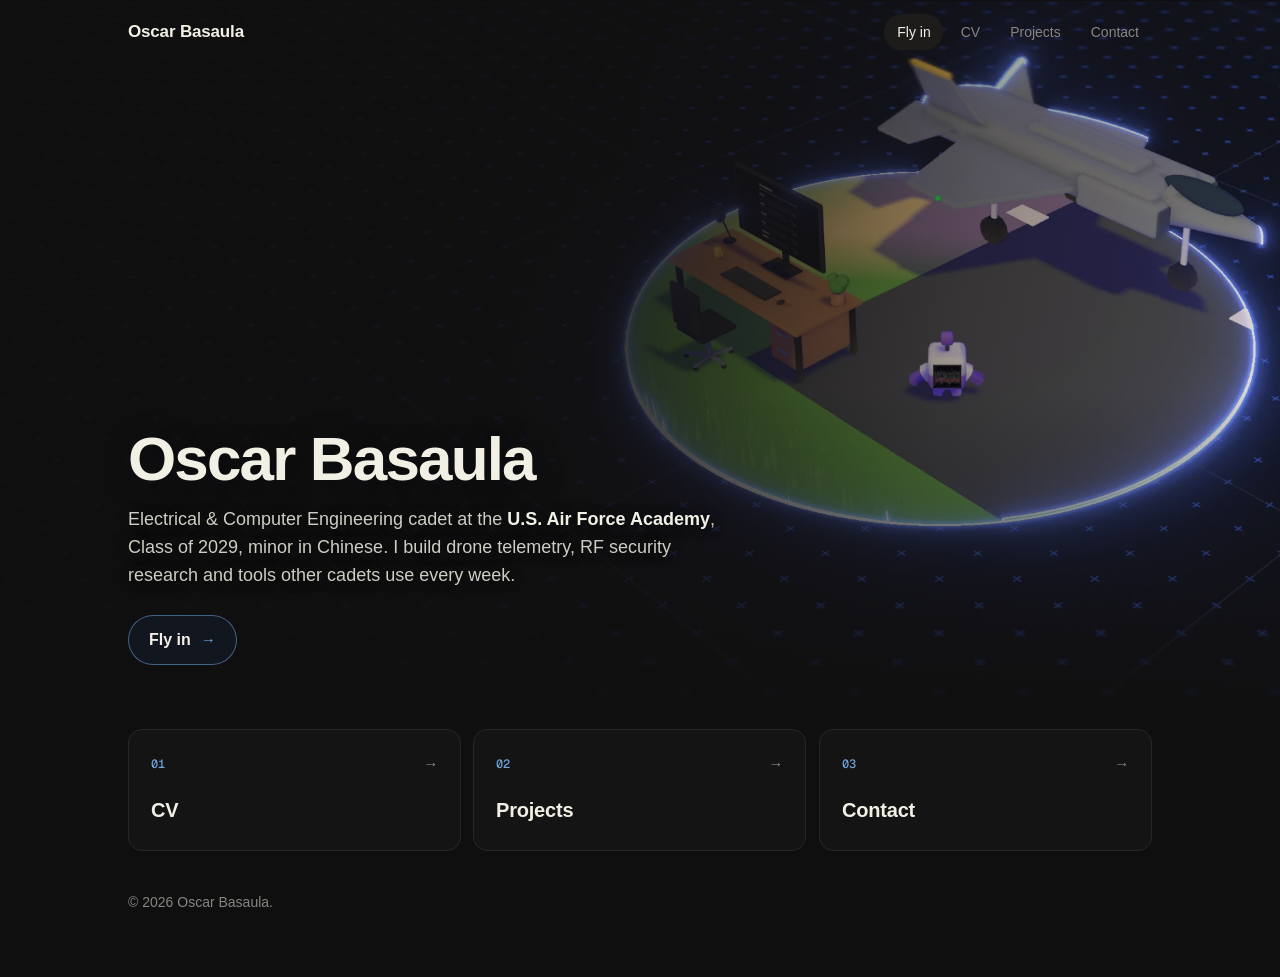
<file: index.html>
<!doctype html>
<html lang="en">
<head>
<meta charset="utf-8">
<meta name="viewport" content="width=device-width, initial-scale=1, viewport-fit=cover">
<title>Portfolio · Fly in</title>
<meta name="description" content="Dive into a small island and fly to the work.">
<meta name="theme-color" content="#100f0f">
<link rel="icon" href="assets/favicon.svg">
<link rel="preconnect" href="https://fonts.googleapis.com">
<link rel="preconnect" href="https://fonts.gstatic.com" crossorigin>
<link href="https://fonts.googleapis.com/css2?family=Geist+Mono:wght@400;500&family=Bungee&family=Barlow+Condensed:wght@600;700;800&family=Barlow:ital,wght@0,500;0,600;0,700;1,500&family=JetBrains+Mono:wght@500;700&display=swap" rel="stylesheet" media="print" onload="this.media='all'">
<link rel="preload" href="assets/world-hero.webp" as="image" type="image/webp">
<link rel="stylesheet" href="flight.css">
<script src="site.js"></script>
</head>
<body>
<a class="skip" href="#content">Skip to content</a>

<!-- 1. Home page (also the CV): plain, instant; nothing 3D downloads until "Fly in" -->
<div id="door" class="door"></div>

<!-- 2. The world, revealed through the porthole -->
<div id="world" class="world" hidden>
  <canvas id="gl" aria-hidden="true"></canvas>
  <canvas id="hudc" aria-hidden="true"></canvas>
  <div id="flash" class="flash"></div>
  <div id="ui" class="ui"></div>
</div>

<div id="map" class="map" hidden role="dialog" aria-modal="true" aria-label="Map"></div>
<aside id="menu" class="menu" hidden role="dialog" aria-modal="true" aria-label="Menu"></aside>

<div id="sheet" class="sheet" role="dialog" aria-modal="true" aria-labelledby="sheet-title" hidden>
  <div class="sheet-card">
    <header class="sheet-head"><span id="sheet-kicker"></span><button type="button" class="x" id="sheet-x" aria-label="Close">×</button></header>
    <div id="sheet-body" class="sheet-body"></div>
    <div id="sheet-foot" class="sheet-foot"></div>
  </div>
</div>
<div id="toast" class="toast" role="status" aria-live="polite"></div>

<noscript><p style="padding:24px">This page needs JavaScript to show the portfolio.</p></noscript>
<script src="planes.js"></script>
<script src="landmarks.js"></script>
<script src="hud.js"></script>
<script src="physics.js"></script>
<script src="nature.js"></script>
<script src="flight.js"></script>
</body>
</html>
</file>
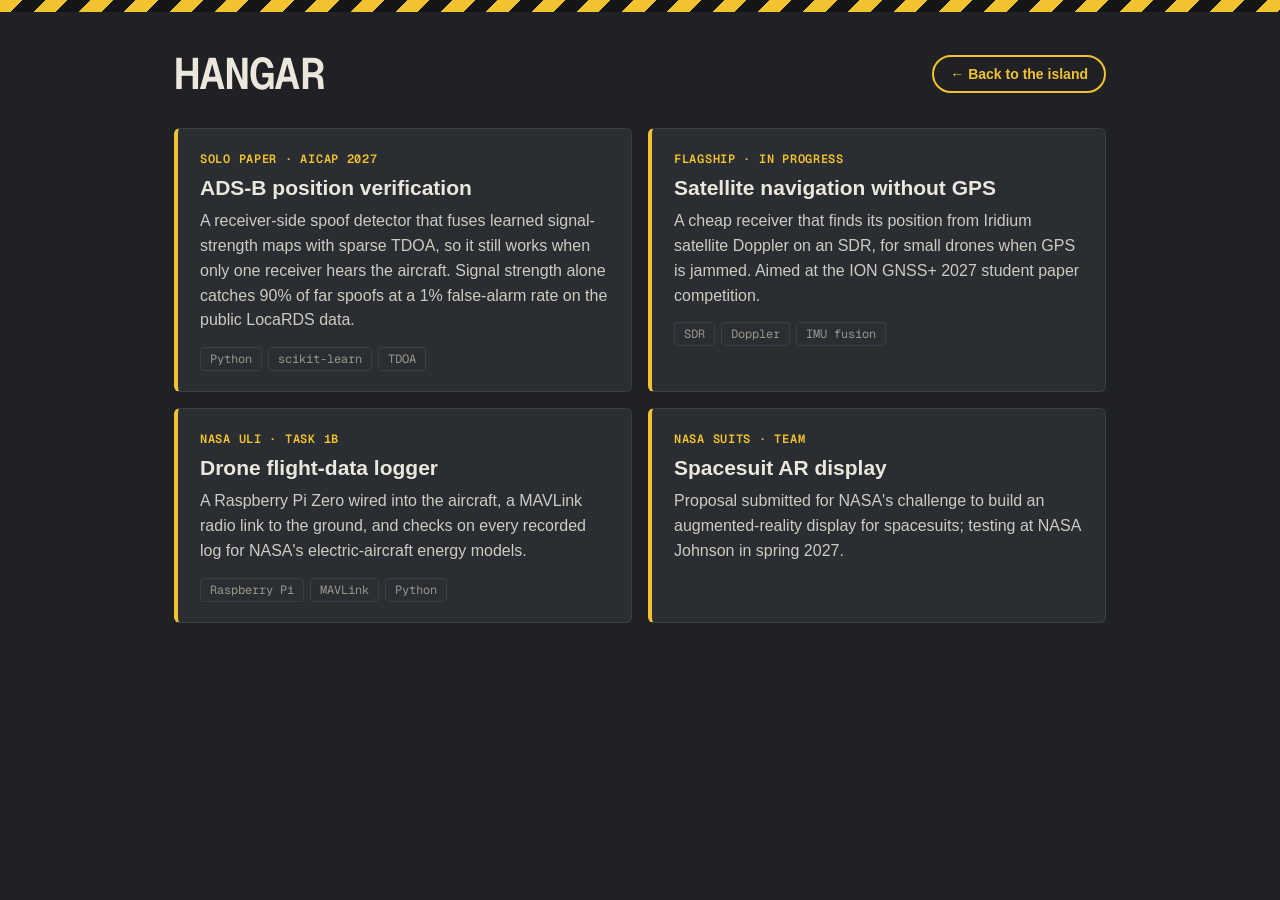
<file: world/hangar.html>
<!doctype html>
<html lang="en">
<head>
<meta charset="utf-8">
<meta name="viewport" content="width=device-width, initial-scale=1">
<title>Hangar · Oscar Basaula</title>
<meta name="theme-color" content="#1f2124">
<link rel="icon" href="../assets/favicon.svg">
<link rel="preconnect" href="https://fonts.googleapis.com">
<link rel="preconnect" href="https://fonts.gstatic.com" crossorigin>
<link href="https://fonts.googleapis.com/css2?family=Geist+Mono:wght@400;600&display=swap" rel="stylesheet">
<!-- The hangar's door in the world opens this page: a page of its own inside the site, after husam.world's stops
     (each its own page and palette, with a way back to where you left). The words come from site.js. -->
<style>
:root{--bg:#1f2124;--panel:#2a2d31;--line:#3b3f45;--ink:#ebe7dc;--mu:#9a968c;--ac:#f2c230;--mono:"Geist Mono",ui-monospace,Consolas,monospace;--sys:-apple-system,BlinkMacSystemFont,"Segoe UI","Helvetica Neue",Arial,sans-serif}
*{box-sizing:border-box}
html,body{margin:0;background:var(--bg);color:var(--ink);font:16px/1.55 var(--sys);-webkit-font-smoothing:antialiased}
.stripe{height:12px;background:repeating-linear-gradient(135deg,var(--ac) 0 16px,#141516 16px 32px)}
.wrap{max-width:980px;margin:0 auto;padding:40px 24px 64px}
header{display:flex;align-items:center;gap:16px;margin-bottom:32px}
h1{margin:0;font:600 44px/1 var(--mono);letter-spacing:-.02em;text-transform:uppercase}
.back{margin-left:auto;padding:9px 16px;border:2px solid var(--ac);border-radius:999px;color:var(--ac);font:600 14px var(--sys);text-decoration:none;transition:background .2s,color .2s}
.back:hover,.back:focus-visible{background:var(--ac);color:#141516}
.grid{display:grid;grid-template-columns:repeat(auto-fit,minmax(min(100%,420px),1fr));gap:16px}
.card{position:relative;padding:22px 22px 20px;border:1px solid var(--line);border-left:4px solid var(--ac);border-radius:6px;background:var(--panel);opacity:0;transform:translateY(16px);animation:in .5s cubic-bezier(.4,1.6,.65,1) forwards}
.card:nth-child(2){animation-delay:.06s}.card:nth-child(3){animation-delay:.12s}.card:nth-child(4){animation-delay:.18s}
@keyframes in{to{opacity:1;transform:none}}
.tag{margin:0 0 8px;color:var(--ac);font:600 12px var(--mono);letter-spacing:.06em;text-transform:uppercase}
.card h2{margin:0 0 8px;font:700 21px/1.25 var(--sys)}
.card p.text{margin:0;color:#cfcbc1}
.chips{display:flex;flex-wrap:wrap;gap:6px;margin:14px 0 0;padding:0;list-style:none}
.chips li{padding:3px 9px;border:1px solid var(--line);border-radius:4px;color:var(--mu);font:12px var(--mono)}
@media (max-width:560px){h1{font-size:32px}.wrap{padding-top:28px}}
@media (prefers-reduced-motion:reduce){.card{animation:none;opacity:1;transform:none}}
</style>
</head>
<body>
<div class="stripe"></div>
<div class="wrap">
  <header><h1 id="title"></h1><a class="back" id="back" href="index.html#from-hangar"></a></header>
  <main class="grid" id="grid"></main>
</div>
<script src="../site.js"></script>
<script>
(() => {
  const S = window.FLIGHT_SITE || {}, H = (S.world && S.world.hangar) || {}, all = (S.home && S.home.projects) || []
  const esc = s => String(s == null ? '' : s).replace(/[&<>"']/g, c => ({ '&': '&amp;', '<': '&lt;', '>': '&gt;', '"': '&quot;', "'": '&#39;' }[c]))
  document.getElementById('title').textContent = H.title || ''
  document.getElementById('back').textContent = H.back || ''
  const list = (H.projects || []).map(t => all.find(p => p.title === t)).filter(Boolean)
  document.getElementById('grid').innerHTML = list.map(p => `<article class="card">
      <p class="tag">${esc(p.tag)}</p><h2>${p.href ? `<a href="${esc(p.href)}" style="color:inherit">${esc(p.title)}</a>` : esc(p.title)}</h2>
      <p class="text">${esc(p.text)}</p>${(p.chips || []).length ? `<ul class="chips">${p.chips.map(c => `<li>${esc(c)}</li>`).join('')}</ul>` : ''}</article>`).join('')
  addEventListener('keydown', e => { if(e.key === 'Escape') location.href = document.getElementById('back').href })
})()
</script>
</body>
</html>
</file>
<file: flight.css>
/* flight.css — front door after husam.world's quiet dark index; world UI in his "arcade sticker" system:
   cream paper, 2.5px ink outlines, hard drop shadows, square corners, Bungee + Barlow, yellow actions.
   Section panels are drawn as real aviation paperwork (pilot file, kneeboard, ATC flight strips, comm card). */
:root{
  --ink:#23262e;--ink-2:#4b4f5c;--cream:#f5f0e1;--paper:#fbf7ec;--yellow:#f2c94c;--yellow-2:#c99b1f;
  --green:#0f6b45;--red:#d9533f;--blue:#3f6fb5;--sky:#5fb3cf;--mint:#9fe0b7;--lilac:#b9a6ff;
  --display:'Bungee','Arial Black',Impact,sans-serif;--cond:'Barlow Condensed','Arial Narrow',Arial,sans-serif;
  --text:'Barlow','Helvetica Neue',Arial,sans-serif;--mono:'JetBrains Mono',Consolas,monospace;
  --sys:-apple-system,BlinkMacSystemFont,"Segoe UI","Helvetica Neue",Helvetica,Arial,sans-serif;
  --spring:cubic-bezier(.4,1.6,.65,1);
  --edge:0 0 0 2.5px var(--ink);--drop:0 0 0 2.5px var(--ink),0 4px 0 2.5px var(--ink);--drop-lg:0 0 0 2.5px var(--ink),0 6px 0 2.5px var(--ink);
  --cream-edge:0 1.5px 0 var(--ink),1.5px 0 0 var(--ink),-1.5px 0 0 var(--ink),0 -1.5px 0 var(--ink),1px 1px 0 var(--ink),-1px 1px 0 var(--ink),1px -1px 0 var(--ink),-1px -1px 0 var(--ink),0 3px 0 var(--ink);
}
*{box-sizing:border-box}
html,body{margin:0;height:100%}
body{background:#100f0f;color:var(--ink);font:17px/1.5 var(--text);-webkit-font-smoothing:antialiased;overflow-x:hidden}
button{font:inherit;color:inherit;cursor:pointer;background:none;border:0;padding:0}
a{color:inherit}
[hidden]{display:none!important}
:focus-visible{outline:3px solid var(--yellow);outline-offset:3px}
.skip{position:absolute;left:12px;top:-60px;z-index:200;background:var(--yellow);color:var(--ink);padding:8px 12px;box-shadow:var(--drop);font:14px var(--display)}
.skip:focus{top:12px}

.port{width:38px;height:38px;border-radius:50%;overflow:hidden;position:relative;flex:none;background:linear-gradient(#2a64c9,#a9d3ff 70%,#4f8a4a 71%);box-shadow:inset 0 0 0 2px rgba(16,15,15,.85)}
.port svg{position:absolute;left:7px;top:9px;width:24px;height:24px;color:#23262e;animation:bank 3.2s ease-in-out infinite}
.port i{position:absolute;height:5px;border-radius:5px;background:#fff;opacity:.9;animation:cloud 4s linear infinite}
.port i:nth-child(2){width:14px;top:6px;left:40px}
.port i:nth-child(3){width:10px;top:27px;left:40px;animation-delay:-2s}
@keyframes bank{0%,100%{transform:rotate(-8deg) translateY(1px)}50%{transform:rotate(9deg) translateY(-2px)}}
@keyframes cloud{to{transform:translateX(-60px)}}
.port .ring{position:absolute;inset:0;border-radius:50%;border:3px solid transparent;border-top-color:var(--yellow);animation:spin .8s linear infinite;display:none}
.loading .port .ring{display:block}
@keyframes spin{to{transform:rotate(360deg)}}

/* ---------------- world ---------------- */
.world{position:fixed;inset:0;background:#5fb3cf;overflow:hidden;touch-action:none;user-select:none;-webkit-user-select:none;z-index:10}
.world.diving{clip-path:circle(var(--r,19px) at var(--x,50%) var(--y,50%))}
#gl,#hudc{position:absolute;inset:0;width:100%;height:100%;display:block}
#hudc{pointer-events:none}
.flash{position:absolute;inset:0;background:#fff;opacity:0;pointer-events:none;transition:opacity .6s}
.flash.on{opacity:.85;transition:none}
.ui{position:absolute;inset:0;pointer-events:none}
.ui>*{pointer-events:auto}

/* sticker buttons */
.btn{display:inline-flex;align-items:center;justify-content:center;gap:8px;background:var(--cream);color:var(--ink);font:15px/1 var(--display);height:42px;padding:0 16px 0 14px;box-shadow:var(--drop);text-decoration:none;transition:transform .2s var(--spring),box-shadow .12s;white-space:nowrap}
.btn:hover{transform:translateY(-2px);box-shadow:0 0 0 2.5px var(--ink),0 6px 0 2.5px var(--ink)}
.btn:active{transform:translateY(3px);box-shadow:0 0 0 2.5px var(--ink),0 1px 0 2.5px var(--ink)}
.btn kbd{font:11px var(--mono);opacity:.55;margin-left:2px}
.btn.y{background:var(--yellow)}
.btn.ink{background:var(--ink);color:var(--cream)}
.btn.sm{height:34px;font-size:12px;padding:0 12px}
.btn.big{height:58px;font-size:22px;padding:0 28px;box-shadow:var(--drop-lg)}
.btn.sq{width:42px;padding:0}
.bar-top{position:absolute;top:max(14px,env(safe-area-inset-top));left:14px;right:14px;display:flex;justify-content:space-between;align-items:flex-start;gap:10px;pointer-events:none}
.bar-top>div{display:flex;gap:10px;flex-wrap:wrap;justify-content:flex-end;pointer-events:auto}
.chip{display:inline-flex;align-items:center;gap:8px;background:var(--ink);color:var(--cream);font:12px/1 var(--display);padding:7px 10px 6px;letter-spacing:.02em}
.chip .d{width:8px;height:8px;background:var(--yellow);transform:rotate(45deg)}

/* title card after the dive (after husam's START THE CAR) */
.title{position:absolute;left:0;right:0;top:12vh;text-align:center;pointer-events:none;padding:0 16px}
.title h1{font:clamp(44px,10vw,124px)/.88 var(--display);color:var(--cream);text-shadow:var(--cream-edge),0 8px 0 var(--ink);margin:0;text-transform:uppercase;letter-spacing:.01em;animation:pop .7s var(--spring) both}
.title p{display:inline-block;margin:18px 0 22px;background:var(--ink);color:var(--cream);font:600 15px var(--cond);letter-spacing:.06em;text-transform:uppercase;padding:6px 12px;animation:pop .7s .1s var(--spring) both}
.title .btn{pointer-events:auto;animation:pop .7s .2s var(--spring) both}
.title small{display:block;margin-top:14px;font:600 14px var(--text);color:var(--ink);text-shadow:0 1px 0 rgba(255,255,255,.6)}
.title small a,.title small button{text-decoration:underline;text-underline-offset:3px;font-weight:700}
@keyframes pop{from{opacity:0;transform:translateY(16px) scale(.94)}}
.idcard{position:absolute;left:14px;bottom:14px;display:flex;gap:12px;align-items:center;background:var(--paper);box-shadow:var(--drop);padding:8px 16px 8px 8px;max-width:min(360px,calc(100vw - 28px));animation:pop .7s .3s var(--spring) both}
.idcard img{width:48px;height:48px;object-fit:cover;box-shadow:var(--edge);background:var(--cream)}
.idcard b{display:block;font:15px var(--display)}
.idcard span{font:500 14px/1.3 var(--text);color:var(--ink-2)}

/* proximity prompt (after husam's exit card) */
.prompt{position:absolute;left:50%;bottom:max(18px,env(safe-area-inset-bottom));transform:translateX(-50%);display:flex;align-items:center;gap:14px;background:var(--paper);box-shadow:var(--drop-lg);padding:12px 12px 12px 16px;max-width:calc(100vw - 28px);animation:rise .45s var(--spring) both}
.prompt .n{font:28px/1 var(--display);color:var(--yellow-2)}
.prompt b{display:block;font:18px/1.1 var(--display)}
.prompt span{font:500 14px var(--text);color:var(--ink-2)}
@keyframes rise{from{opacity:0;transform:translate(-50%,24px)}}

/* radio bubble (after Messenger's passers-by and husam's bubbles) */
.bubble{position:absolute;left:14px;bottom:96px;max-width:min(340px,calc(100vw - 28px));background:#fff;box-shadow:var(--drop);padding:10px 13px 11px;animation:pop .45s var(--spring) both}
.bubble::after{content:"";position:absolute;left:22px;bottom:-12px;width:16px;height:16px;background:#fff;box-shadow:2.5px 2.5px 0 0 var(--ink);transform:rotate(45deg)}
.bubble .who{font:12px var(--display);color:var(--blue);display:flex;gap:8px;align-items:center}
.bubble .who i{width:8px;height:8px;border-radius:50%;background:var(--red);animation:blink 1s steps(2) infinite}
@keyframes blink{50%{opacity:.2}}
.bubble p{margin:4px 0 8px;font:600 15px/1.35 var(--text)}
.bubble .btn{position:relative;z-index:1}

/* touch controls */
.stick{position:absolute;width:120px;height:120px;margin:-60px 0 0 -60px;border-radius:50%;box-shadow:0 0 0 2.5px var(--ink);background:rgba(245,240,225,.35);pointer-events:none;display:none}
.stick i{position:absolute;left:50%;top:50%;width:50px;height:50px;margin:-25px 0 0 -25px;border-radius:50%;background:var(--cream);box-shadow:var(--drop)}
.stick.on{display:block}
.thr{position:absolute;right:16px;bottom:110px;width:56px;height:170px;background:rgba(245,240,225,.85);box-shadow:var(--drop);display:none;touch-action:none}
.thr i{position:absolute;left:0;right:0;bottom:0;background:var(--yellow);border-top:2.5px solid var(--ink)}
.thr span{position:absolute;left:0;right:0;top:6px;text-align:center;font:11px var(--display)}
.ab{position:absolute;right:16px;bottom:max(24px,env(safe-area-inset-bottom));width:56px;height:56px;border-radius:50%!important;display:none;font-size:14px}
.ab.on{background:var(--red);color:#fff}
html.coarse .world.flying .thr,html.coarse .world.flying .ab{display:block}
html.coarse .world.flying .ab{display:inline-flex}

.photo-bar{position:absolute;left:50%;bottom:18px;transform:translateX(-50%);display:flex;gap:10px;align-items:center}
.photo-bar span{background:var(--ink);color:var(--cream);font:12px var(--display);padding:7px 10px}
.world.photo #hudc,.world.photo .bar-top,.world.photo .prompt,.world.photo .bubble,.world.photo .thr,.world.photo .ab{display:none!important}

/* ---------------- menu (right paper panel with tabs) ---------------- */
.menu{position:fixed;top:14px;right:14px;bottom:14px;width:min(430px,calc(100vw - 28px));background:var(--paper);box-shadow:var(--drop-lg);z-index:60;display:flex;flex-direction:column;animation:slide .4s var(--spring) both}
@keyframes slide{from{opacity:0;transform:translateX(30px)}}
.menu-head{display:flex;justify-content:space-between;align-items:center;padding:14px 14px 10px 16px}
.menu-head h2{font:22px var(--display);margin:0}
.x{width:38px;height:38px;background:var(--cream);box-shadow:var(--drop);font:22px/1 var(--text);display:inline-flex;align-items:center;justify-content:center;transition:transform .2s var(--spring)}
.x:hover{transform:rotate(90deg)}
.tabs{display:flex;gap:8px;flex-wrap:wrap;padding:0 16px 12px;border-bottom:2.5px solid var(--ink)}
.tab{font:11px/1 var(--display);background:var(--cream);box-shadow:var(--edge);padding:8px 9px 7px}
.tab[aria-selected="true"],.tab[aria-pressed="true"]{background:var(--ink);color:var(--cream)}
.menu-body{overflow:auto;padding:16px;flex:1;overscroll-behavior:contain}
.menu-body h3{font:20px/1.1 var(--display);margin:0}
.menu-body h4{font:13px var(--display);margin:0 0 10px;color:var(--ink-2)}
.menu-body p{margin:0 0 12px;font-size:15px}
.hello{display:flex;gap:14px;align-items:center;margin-bottom:12px}
.hello img{width:84px;height:84px;object-fit:cover;box-shadow:var(--edge);background:var(--cream)}
.copyrow{display:flex;margin:14px 0 8px;box-shadow:var(--edge)}
.copyrow code{flex:1;min-width:0;font:600 14px var(--text);padding:10px 12px;background:#fff;overflow:hidden;text-overflow:ellipsis;white-space:nowrap}
.copyrow button{background:var(--yellow);font:12px var(--display);padding:0 14px;border-left:2.5px solid var(--ink)}
.small{font-size:13px!important;color:var(--ink-2)}
.small a,.small button{text-decoration:underline;font-weight:700}
.opts{display:grid;gap:14px}
.opt>span{display:block;font:600 13px var(--cond);letter-spacing:.06em;text-transform:uppercase;color:var(--ink-2);margin-bottom:6px}
.seg{display:flex;flex-wrap:wrap;gap:8px}
.keys{display:grid;grid-template-columns:auto 1fr;gap:8px 12px;font-size:15px;align-items:center}
.keys kbd{font:11px/1 var(--display);background:var(--cream);box-shadow:0 0 0 2px var(--ink),0 3px 0 2px var(--ink);padding:5px 7px 4px;white-space:nowrap;display:inline-block;margin:0 4px 4px 0}
.patches{display:grid;grid-template-columns:repeat(auto-fill,minmax(118px,1fr));gap:12px}
.patch{text-align:center;padding:12px 8px;background:var(--cream);box-shadow:var(--edge);opacity:.5}
.patch.got{opacity:1;background:#fff;box-shadow:var(--drop)}
.patch .ico{width:52px;height:52px;margin:0 auto 6px;border-radius:50%;display:grid;place-items:center;font:20px var(--display);background:var(--cream);box-shadow:var(--edge)}
.patch.got .ico{background:var(--yellow)}
.patch b{display:block;font:12px var(--display)}
.patch small{font:500 12px/1.3 var(--text);color:var(--ink-2)}

/* ---------------- map ---------------- */
.map{position:fixed;inset:0;z-index:55;background:#173452;display:flex;gap:16px;padding:14px;animation:fade .3s both}
@keyframes fade{from{opacity:0}}
.map-side{width:min(360px,100%);display:flex;flex-direction:column;gap:14px;overflow:auto;flex:none}
.map-card{background:var(--paper);box-shadow:var(--drop);padding:14px}
.map-card .hello img{width:72px;height:72px}
.map-card h2{font:26px/.95 var(--display);margin:0;text-transform:uppercase}
.places{list-style:none;margin:0;padding:0;display:grid;gap:10px}
.places li{background:var(--paper);box-shadow:var(--drop);padding:10px 10px 10px 12px;display:flex;align-items:center;gap:10px}
.places .n{font:20px var(--display);width:28px;color:var(--yellow-2)}
.places b{display:block;font:14px var(--display)}
.places span{font:500 13px var(--text);color:var(--ink-2)}
.places .acts{margin-left:auto;display:flex;gap:6px;flex-wrap:wrap;justify-content:flex-end}
.places .ok{font:11px var(--display);color:var(--green)}
.map-main{flex:1;position:relative;min-width:0}
.map-frame{position:absolute;inset:0;display:flex;align-items:center;justify-content:center}
.map-sq{position:relative;width:min(100%,calc(100vh - 28px));aspect-ratio:1;box-shadow:var(--drop-lg);background:#2c5d8a}
.map-sq canvas{width:100%;height:100%;display:block;image-rendering:auto}
.pin{position:absolute;transform:translate(-50%,-50%);display:flex;align-items:center;gap:6px;background:var(--ink);color:var(--cream);font:11px/1 var(--display);padding:6px 8px 5px;white-space:nowrap;cursor:pointer}
.pin::before{content:"";width:8px;height:8px;background:var(--c,var(--yellow));transform:rotate(45deg)}
.pin.done{background:var(--green)}
.me{position:absolute;width:0;height:0;transform:translate(-50%,-50%)}
.me i{position:absolute;left:-9px;top:-12px;width:18px;height:22px;background:var(--yellow);clip-path:polygon(50% 0,100% 100%,50% 75%,0 100%);filter:drop-shadow(0 0 0 var(--ink))}
.me i::after{content:""}
.beacon-dot{position:absolute;width:9px;height:9px;transform:translate(-50%,-50%) rotate(45deg);background:var(--yellow);box-shadow:0 0 0 2px var(--ink)}
.beacon-dot.heard{background:var(--mint)}
.map-close{position:absolute;top:0;right:0;z-index:2}

/* ---------------- sheet (section paperwork) ---------------- */
.sheet{position:fixed;inset:0;z-index:70;display:flex;align-items:center;justify-content:center;padding:16px;background:rgba(35,38,46,.38);animation:fade .2s both}
.sheet-card{background:var(--paper);box-shadow:var(--drop-lg);width:min(820px,100%);max-height:min(90vh,940px);display:flex;flex-direction:column;animation:pop .45s var(--spring) both}
.sheet-head{display:flex;justify-content:space-between;align-items:center;padding:10px 12px 10px 16px;border-bottom:2.5px solid var(--ink);background:var(--cream)}
.sheet-head span{font:12px var(--display);letter-spacing:.04em}
.sheet-body{overflow:auto;padding:22px 24px 10px;overscroll-behavior:contain}
.sheet-foot{display:flex;gap:12px;justify-content:flex-end;flex-wrap:wrap;padding:14px 16px 18px;border-top:2.5px solid var(--ink)}
.sheet p{margin:0 0 12px}
.sheet strong{font-weight:700}
.eyebrow{font:600 13px var(--cond)!important;letter-spacing:.12em;text-transform:uppercase;color:var(--ink-2);margin:0 0 4px!important}
.disp{font:clamp(24px,4.4vw,36px)/1 var(--display);margin:0 0 10px;text-transform:uppercase}
.lead{font-size:19px;line-height:1.45}
.bar{font:13px var(--display);background:var(--ink);color:var(--cream);display:inline-block;padding:6px 10px 5px;margin:22px 0 12px}
.chips{display:flex;flex-wrap:wrap;gap:6px;list-style:none;margin:8px 0 0;padding:0}
.chips li{font:600 13px/1 var(--cond);letter-spacing:.04em;text-transform:uppercase;background:var(--cream);box-shadow:0 0 0 1.5px var(--ink);padding:5px 7px 4px}
/* pilot information file */
.pif-top{display:flex;gap:18px;align-items:flex-start;margin-bottom:14px}
.pif-pic{width:112px;height:112px;object-fit:cover;box-shadow:var(--drop);background:var(--cream);flex:none}
.fields{display:grid;grid-template-columns:repeat(auto-fit,minmax(110px,1fr));gap:0;margin:10px 0 0;box-shadow:var(--edge);background:#fff}
.fields div{padding:6px 10px;border-right:1.5px solid var(--ink)}
.fields dt{font:600 11px var(--cond);letter-spacing:.1em;text-transform:uppercase;color:var(--ink-2)}
.fields dd{margin:0;font:15px var(--display)}
.sticky{background:var(--yellow);box-shadow:var(--drop);padding:14px 16px;margin:18px 4px;font:italic 500 18px/1.4 var(--text);transform:rotate(-1deg)}
.ck{list-style:none;margin:0;padding:0;counter-reset:ck}
.ck li{padding:10px 0;border-bottom:1.5px dashed var(--ink-2)}
.ck .row{display:flex;align-items:baseline;gap:8px}
.ck .num{font:13px var(--display);color:var(--yellow-2)}
.ck .name{font:16px var(--display)}
.ck .dots{flex:1;border-bottom:2.5px dotted var(--ink);transform:translateY(-4px)}
.ck .val{font:13px var(--display);color:var(--green)}
.ck p{margin:4px 0 0 28px;font-size:15px;color:var(--ink-2)}
.tickets{display:grid;grid-template-columns:repeat(auto-fit,minmax(220px,1fr));gap:14px}
.ticket{background:#fff;box-shadow:var(--drop);padding:12px 14px;position:relative}
.ticket .t-top{display:flex;justify-content:space-between;gap:8px;font:11px var(--display);color:var(--ink-2);border-bottom:1.5px dashed var(--ink-2);padding-bottom:6px;margin-bottom:8px}
.ticket h3{font:16px/1.15 var(--display);margin:0 0 6px}
.ticket p,.ticket ul{font-size:15px}
.ticket ul{margin:0 0 8px;padding-left:18px}
.ticket .btn{margin-top:10px}
/* kneeboard */
.knee{position:relative;background:repeating-linear-gradient(#fbf7ec 0 27px,#e4ecf3 27px 28px);margin:-22px -24px -10px;padding:40px 24px 10px}
.knee .clip{position:absolute;top:-6px;left:50%;width:120px;height:26px;margin-left:-60px;background:#9aa3ab;box-shadow:var(--drop)}
.brief{background:#fff;box-shadow:var(--drop);padding:16px}
.tag-ink{display:inline-block;font:12px var(--display);background:var(--red);color:#fff;padding:5px 8px 4px;margin:0 0 8px}
.brief h3{font:20px/1.1 var(--display);margin:0 0 8px}
.bignums{display:grid;grid-template-columns:repeat(auto-fit,minmax(120px,1fr));gap:12px;margin:14px 0}
.bignums div{box-shadow:var(--edge);padding:8px 10px;background:var(--paper)}
.bignums b{display:block;font:30px/1 var(--display)}
.bignums small{font:600 13px/1.2 var(--cond);letter-spacing:.04em;text-transform:uppercase;color:var(--ink-2)}
.stages{display:flex;gap:8px;flex-wrap:wrap;margin-bottom:12px}
.layer{box-shadow:var(--edge);padding:12px 14px;background:var(--paper)}
.layer .code{font:11px var(--display);color:var(--ink-2)}
.layer h3{font:17px var(--display);margin:4px 0 6px}
/* flight progress strips */
.strips{display:grid;gap:10px;margin-top:14px}
.strip{display:grid;grid-template-columns:14px 118px 1fr auto;background:#fff;box-shadow:var(--drop)}
.strip .band{background:var(--band,var(--yellow));border-right:2px solid var(--ink)}
.strip .s-id{padding:10px;border-right:1.5px solid var(--ink);font:13px var(--display)}
.strip .s-id small{display:block;font:600 12px/1.2 var(--cond);letter-spacing:.04em;text-transform:uppercase;color:var(--ink-2);margin-top:4px}
.strip .s-main{padding:10px 12px}
.strip h3{font:15px/1.15 var(--display);margin:0 0 4px}
.strip p{font-size:14px;margin:0}
.strip .s-stat{padding:10px;border-left:1.5px solid var(--ink);font:11px var(--display);writing-mode:vertical-rl;transform:rotate(180deg);text-align:center;background:var(--cream)}
/* comm card */
.comm-head{display:flex;justify-content:space-between;background:repeating-linear-gradient(45deg,var(--ink) 0 10px,var(--yellow) 10px 20px);margin:-22px -24px 18px;padding:10px 24px}
.comm-head span{background:var(--ink);color:var(--cream);font:12px var(--display);padding:5px 8px 4px}
.freq{width:100%;border-collapse:collapse;box-shadow:var(--edge);background:#fff;margin:12px 0}
.freq th{font:12px var(--display);text-align:left;padding:10px;border-bottom:1.5px solid var(--ink);border-right:1.5px solid var(--ink);width:110px;background:var(--cream)}
.freq td{padding:8px 10px;border-bottom:1.5px solid var(--ink);font:600 15px var(--text);word-break:break-all}
.freq tr:last-child th,.freq tr:last-child td{border-bottom:0}
.freq a{font-weight:700}

.toast{position:fixed;left:50%;top:max(16px,env(safe-area-inset-top));transform:translate(-50%,-30px);background:var(--cream);color:var(--ink);box-shadow:var(--drop);font:14px/1.2 var(--display);padding:11px 14px 10px;opacity:0;transition:transform .45s var(--spring),opacity .25s;z-index:90;pointer-events:none;max-width:calc(100vw - 32px);text-align:center}
.toast.on{opacity:1;transform:translate(-50%,0)}
.toast.gold{background:var(--yellow)}

/* fallback card */
.nofly{position:absolute;inset:0;display:flex;align-items:center;justify-content:center;padding:16px;background:linear-gradient(#a9e0ee,#5fb3cf)}
.nofly .map-card{max-width:440px}

@media (max-width:700px){
  .btn kbd,.btn .lbl{display:none}
  .btn{height:38px;font-size:13px;padding:0 11px}
  .btn.sq{width:38px}
  .bar-top{gap:6px}
  .bar-top>div{gap:7px}
  .idcard{display:none}
  .title{top:9vh}
  .menu{top:auto;left:0;right:0;bottom:0;width:100%;max-height:88vh}
  .map{flex-direction:column;overflow:auto;padding:12px}
  .map-side{width:100%;order:2;overflow:visible}
  .map-main{flex:none;order:1}
  .map-frame{position:relative;padding-top:48px}
  .map-sq{width:100%}
  .sheet{padding:0;align-items:flex-end}
  .sheet-card{max-height:92vh}
  .sheet-body{padding:18px 16px 8px}
  .knee{margin:-18px -16px -8px;padding:36px 16px 8px}
  .comm-head{margin:-18px -16px 16px;padding:10px 16px}
  .pif-top{flex-direction:column}
  .strip{grid-template-columns:10px 1fr auto}
  .strip .s-id{grid-column:2;border-right:0;border-bottom:1.5px solid var(--ink);padding:8px 10px}
  .strip .s-main{grid-column:2}
  .strip .s-stat{grid-column:3;grid-row:1/3}
  .strip .band{grid-row:1/3}
  .bubble{bottom:auto;top:64px}
  .prompt{gap:10px;padding:10px}
  .prompt .n{display:none}
}
/* ---------------- home page = the résumé. Structure after husam.world/facts (measured 2026-11-21), dates after
   henrp.github.io/portfolio; Flexoki-dark colours like husam's (#100f0f / #cecdc3 / #878580), our yellow for actions --- */
.door{--r-bg:#100f0f;--r-tx:#cecdc3;--r-hi:#f2f0e5;--r-mu:#878580;--r-line:#282726;--r-ac:#f2c94c;
  min-height:100vh;background:var(--r-bg);color:var(--r-tx);font:17px/1.6 var(--sys);-webkit-font-smoothing:antialiased}
html.plain-mode body{background:#100f0f}
.door ::selection{background:var(--r-ac);color:#1d1704}
.rs{max-width:650px;margin:0 auto;padding:72px 16px 96px}
.rs a{color:inherit;text-decoration:underline;text-decoration-color:#575653;text-underline-offset:3px}
.rs a:hover{color:var(--r-hi);text-decoration-color:var(--r-tx)}
.rs .link{border:0;background:none;padding:0;font:inherit;color:var(--r-mu);cursor:pointer;text-decoration:underline;text-decoration-color:#403e3c;text-underline-offset:3px}
.rs .link:hover{color:var(--r-hi)}
.rs-top{display:flex;align-items:center;justify-content:space-between;gap:16px;flex-wrap:wrap}
.rs h1{margin:0;color:var(--r-hi);font-size:30px;line-height:1.2;font-weight:700;letter-spacing:-.01em}
.rs .lede{margin:12px 0 0}
.rs .lede strong{color:var(--r-hi);font-weight:600}
.rs .contact{margin:14px 0 0;display:flex;flex-wrap:wrap;gap:4px 18px;align-items:baseline}
.rs .contact .link{margin-left:-12px}
.rs .note{margin:10px 0 0;font:13px/1.5 'Geist Mono',ui-monospace,Consolas,monospace;color:var(--r-mu)}
.fly{display:inline-flex;align-items:center;gap:10px;height:44px;padding:0 18px 0 4px;border:0;border-radius:999px;background:var(--r-ac);color:#1d1704!important;font:600 15px var(--sys);text-decoration:none!important;cursor:pointer;transition:transform .25s var(--spring),filter .2s}
.fly:hover{transform:translateY(-1px);filter:brightness(1.06)}
.fly:active{transform:scale(.97)}
.fly .port{width:36px;height:36px}
.fly .port svg{left:6px;top:8px}
.rs-index{position:sticky;top:0;z-index:5;margin:36px -16px 0;padding:12px 16px;display:flex;flex-wrap:wrap;gap:8px 16px;align-items:center;justify-content:space-between;background:rgba(16,15,15,.92);-webkit-backdrop-filter:blur(6px);backdrop-filter:blur(6px);border-bottom:1px solid var(--r-line)}
.rs-index .idx{display:flex;flex-wrap:wrap;gap:2px 8px;font-size:15px}
.rs-index .idx a{text-decoration:none;color:var(--r-mu)}
.rs-index .idx a:hover{color:var(--r-hi)}
.rs-index i{font-style:normal;color:#403e3c}
.flt input{width:150px;height:32px;padding:0 10px;border:1px solid var(--r-line);border-radius:6px;background:#1c1b1a;color:var(--r-hi);font:14px var(--sys)}
.flt input::placeholder{color:var(--r-mu)}
.flt input:focus{outline:none;border-color:var(--r-ac)}
.vh{position:absolute;width:1px;height:1px;overflow:hidden;clip:rect(0,0,0,0);white-space:nowrap}
.rs-none{margin:24px 0 0;color:var(--r-mu)}
.rs section{margin-top:44px;scroll-margin-top:64px}
.rs h2{margin:0;color:var(--r-hi);font-size:22px;line-height:1.2;font-weight:700}
.rs h3{margin:22px 0 0;color:var(--r-mu);font-size:16px;line-height:1.2;font-weight:700}
.items{list-style:none;margin:0;padding:0}
.items>li{display:grid;grid-template-columns:104px 1fr;gap:0 16px;margin-top:14px}
.items>li.sub{display:block;margin-top:0}
.items>li[hidden]{display:none}
.when{padding-top:4px;font:13px/1.5 'Geist Mono',ui-monospace,Consolas,monospace;color:var(--r-mu);white-space:nowrap}
.items p{margin:0}
.items b{color:var(--r-hi);font-weight:600}
.items a b{color:inherit}
.rs-foot{margin-top:64px;font-size:14px;color:var(--r-mu)}
@media (max-width:560px){
  .rs{padding:44px 16px 72px}
  .rs h1{font-size:26px}
  .items>li{grid-template-columns:1fr}
  .when{padding:0}
  .flt input{width:100%}
  .flt{flex:1 1 100%}
}
@media print{
  html.plain-mode body,body,.door{background:#fff!important;color:#000}
  .door{--r-tx:#222;--r-hi:#000;--r-mu:#555}
  .fly,.rs-index,.rs .link,.rs .note,.skip,#world,#theme-btn{display:none!important}
  .rs{padding:0;max-width:none;font-size:12px}
  .rs a{text-decoration:none}
  .rs section{margin-top:18px;break-inside:auto}
  .items>li{break-inside:avoid;margin-top:6px}
}


/* ---------------- home page v6 (2026-11-25): after silvjurado.com, measured in the pane and kept black.
   His header: clear at the top, tinted with a hairline once you scroll; muted links, the current one on a pill that
   slides (180 ms, cubic-bezier(.76,0,.24,1)). His cards: 14 px radius, 22 px padding; on hover an accent border at
   55%, a lighter panel and a 0 18px 38px -18px lift shadow (200 ms); they lean up to 4.5° toward the pointer, rise
   3 px and catch a 300 px radial glare; the arrow moves 4 px. Things fade up 16 px over 0.6 s. --- */
.door{--hd:64px;--card:#151414;--panel:#1d1c1b;--ac2:#6ea3dc;--lift:0 18px 38px -18px rgba(63,118,196,.45)}
.hd{position:sticky;top:0;z-index:20;border-bottom:1px solid transparent;transition:background-color .3s,border-color .3s}
.hd:not(.is-top){background:rgba(16,15,15,.72);border-bottom-color:var(--r-line)}
.hd-in{max-width:1080px;height:var(--hd);margin:0 auto;padding:0 28px;display:flex;align-items:center;justify-content:space-between;gap:16px}
.hd-name{color:var(--r-hi);font-size:17px;font-weight:600;letter-spacing:-.01em;text-decoration:none;white-space:nowrap}
.hd-tabs{position:relative;display:flex;gap:4px;font-size:14px}
.hd-tabs a{position:relative;z-index:1;display:block;padding:7px 13px;border-radius:999px;color:var(--r-mu);text-decoration:none;white-space:nowrap;transition:color .2s}
.hd-tabs a:hover,.hd-tabs a[aria-current=page]{color:var(--r-hi)}
.tab-pill{position:absolute;left:0;top:0;bottom:0;border-radius:999px;background:var(--panel);transition:transform .18s cubic-bezier(.76,0,.24,1),width .18s cubic-bezier(.76,0,.24,1)}
.pane{max-width:1080px;margin:0 auto;padding:72px 28px 40px}
.pane[hidden]{display:none}
.pane-cv{padding-top:48px}
.pane-cv .rs{max-width:650px;padding:0}
.pane-cv .rs-index{top:var(--hd)}
.pane-cv .rs section{scroll-margin-top:calc(var(--hd) + 64px)}
.door main>.rs-foot{max-width:1080px;margin:0 auto;padding:0 28px 64px}

.hero-h{margin:0;color:var(--r-hi);font-size:clamp(40px,7vw,58px);line-height:1.02;font-weight:600;letter-spacing:-.03em}
.hero-l{margin:16px 0 0;max-width:600px;font-size:18px;line-height:1.55}
.hero-l strong{color:var(--r-hi);font-weight:600}
.pg-h{margin:0;color:var(--r-hi);font-size:32px;line-height:1.1;font-weight:600;letter-spacing:-.02em}

/* the panes on the front page, the project cards and the contact rows */
.pns{display:grid;grid-template-columns:repeat(3,1fr);gap:12px;margin-top:44px}
.pcs{display:grid;grid-template-columns:repeat(3,1fr);gap:12px;margin-top:28px}
.pn,.pc,.ct-row{position:relative;display:block;padding:22px 22px 24px;border:1px solid var(--r-line);border-radius:14px;background:var(--card);color:inherit;text-decoration:none;
  transition:border-color .2s,background-color .2s,box-shadow .2s,transform .2s}
.pn-top{display:flex;align-items:center;justify-content:space-between;gap:10px;margin-bottom:18px}
.pn-n{font:500 12px/1.4 "Geist Mono",ui-monospace,Consolas,monospace;letter-spacing:.04em;color:var(--ac2)}
.pn-n svg{display:block;width:18px;height:18px}
.arw{color:var(--r-mu);font-size:15px;transition:translate .2s}
.pn b,.pc b{display:block;color:var(--r-hi);font-size:20px;font-weight:600;letter-spacing:-.01em}
.pc p{margin:7px 0 0;font-size:14px;line-height:1.55;color:#9c9a94}
.pn:hover,.pc:is(a):hover,.ct-row:is(a):hover,.pn:focus-visible,.pc:focus-visible,.ct-row:focus-visible{border-color:rgba(159,178,255,.7);background:var(--panel);outline:none}
.pn:hover .arw,.pc:hover .arw,.ct-row:hover .arw,.pn:focus-visible .arw{translate:4px 0;color:var(--r-hi)}
/* Fly in: the same pane, lit */
.ct{display:grid;gap:10px;margin-top:28px;max-width:520px}
.ct-row{display:flex;align-items:center;justify-content:space-between;gap:12px;padding:16px 20px}
.ct-row>a{color:var(--r-hi);font-weight:600;text-decoration:none}
.ct-row b{color:var(--r-hi);font-weight:600}
.pill{height:32px;padding:0 13px;border:1px solid #3a3937;border-radius:999px;background:none;color:var(--ac2);font:500 12.5px var(--sys);cursor:pointer;transition:border-color .2s}
.pill:hover{border-color:var(--ac2)}

/* the lean, lift and glare (pointer devices only, set from flight.js) */
@media (hover:hover) and (pointer:fine) and (prefers-reduced-motion:no-preference){
  [data-tilt]{transform:perspective(900px) rotateX(var(--rx,0deg)) rotateY(var(--ry,0deg)) translateY(calc(var(--lift-y,0px) + var(--rise,0px)))}
  [data-tilt]:hover{--lift-y:-3px}
  [data-tilt].tilting{transition:border-color .2s,background-color .2s,box-shadow .2s}
  [data-tilt]::after{content:"";position:absolute;left:0;top:0;width:600px;height:600px;margin:-300px 0 0 -300px;border-radius:50%;pointer-events:none;background:radial-gradient(circle,rgba(170,200,240,.12),transparent 50%);transform:translate(var(--gxp,0px),var(--gyp,0px));opacity:var(--glare,0);transition:opacity .25s;will-change:transform,opacity}
  [data-tilt]:hover{will-change:transform}
}

/* fade up */
.fu{opacity:0;--rise:16px;transform:translateY(16px);transition:opacity .45s ease,transform .45s cubic-bezier(.22,1,.36,1)}
.fu[data-tilt]{transform:perspective(900px) translateY(var(--rise))}
.fu.in{opacity:1;--rise:0px;transform:none}
.fu.in[data-tilt]{transform:perspective(900px) rotateX(var(--rx,0deg)) rotateY(var(--ry,0deg)) translateY(calc(var(--lift-y,0px) + var(--rise,0px)));transition:opacity .45s ease,transform .3s cubic-bezier(.22,1,.36,1),border-color .2s,background-color .2s}
.fu.in[data-tilt].tilting{transition:border-color .2s,background-color .2s,box-shadow .2s}
@media (prefers-reduced-motion:reduce){.fu,.fu[data-tilt],.fu.in[data-tilt]{opacity:1;transform:none;transition:none}}

@media (max-width:900px){.pcs{grid-template-columns:repeat(2,1fr)}}
@media (max-width:700px){
  .pcs{grid-template-columns:1fr}
  .hd-in,.pane,.pane-in,.hx-text,.door main>.rs-foot{padding-left:16px;padding-right:16px}
}
@media (max-width:520px){
  .hd-name{display:none}
  .hd-in{justify-content:center}
  .hd-tabs a{padding:7px 11px}
  .pane{padding-top:44px}
}
@media print{
  .hd,.pane:not(.pane-cv){display:none!important}
  .pane-cv{display:block!important;padding:0;max-width:none}
}

/* the Fly in pane: a render of the world's opening (assets/fly-in.webp, from world/ in the pane), under a dark scrim */
.pns{grid-auto-rows:1fr}
.pn{overflow:hidden}
.pn>*:not(.pn-img){position:relative;z-index:1}
.pn-img{position:absolute;inset:0;border-radius:inherit;background:linear-gradient(to top,rgba(11,12,18,.94) 8%,rgba(11,12,18,.45) 55%,rgba(11,12,18,.15)),url(assets/fly-in.webp) 50% 40%/cover;
  transition:transform .6s cubic-bezier(.22,1,.36,1),filter .6s;filter:saturate(.9) brightness(.85)}
.pn-fly:hover .pn-img,.pn-fly:focus-visible .pn-img{transform:scale(1.06);filter:saturate(1.05) brightness(1)}

/* the neon edge of the world's opening ring, on hover: one slow breath, then it settles. The glow is drawn once on its
   own layer and only its opacity animates, so the hover stays smooth. */
.pn,.pc,.ct-row,.hx-fly{position:relative}
.pc,.ct-row{overflow:hidden}
.pn::before,.pc:is(a)::before,.ct-row:is(a)::before,.hx-fly::before{content:"";position:absolute;inset:-1px;z-index:2;border-radius:inherit;border:1px solid #9fb2ff;pointer-events:none;
  box-shadow:inset 0 0 14px rgba(95,125,255,.45);opacity:0;transition:opacity .3s;will-change:opacity}
.pn,.pc:is(a),.ct-row:is(a),.hx-fly{transition:border-color .2s,background-color .2s,box-shadow .3s}
.pn:hover,.pc:is(a):hover,.ct-row:is(a):hover,.hx-fly:hover{box-shadow:0 0 10px rgba(95,125,255,.6),0 0 28px rgba(95,125,255,.28)}
.pn:focus-visible::before,.pc:focus-visible::before,.ct-row:focus-visible::before,.hx-fly:focus-visible::before{opacity:.8}
@keyframes neon{0%{opacity:0}45%{opacity:1}100%{opacity:.75}}
@keyframes breath-hue{0%{opacity:0}45%{opacity:1}100%{opacity:.7}}
@media (hover:hover){
  .pn:hover::before,.pc:is(a):hover::before,.ct-row:is(a):hover::before,.hx-fly:hover::before{opacity:.75}
}
@media (hover:hover) and (prefers-reduced-motion:no-preference){
  .pn:hover::before,.pc:is(a):hover::before,.ct-row:is(a):hover::before,.hx-fly:hover::before{animation:neon 2.2s ease-in-out forwards}
  [data-tilt]:hover::after{animation:breath-hue 2.2s ease-in-out forwards}
}

/* the front page opens on the world, after Jurado's photo hero (measured): a full-bleed image under the clear header,
   min-height clamp(480px,82vh,720px), text at the bottom left; a 100° scrim heavy under the text
   (.96 → .88 at 46% → .40 at 72% → .08), a bottom dissolve into the page (bg → .45 at 18% → clear at 46%); the image
   drifts and zooms a little on scroll. The image is a render of the world's opening (assets/world-hero.webp). */
.pane-fly{max-width:none;padding:0}
.pane-in{max-width:1080px;margin:0 auto;padding:0 28px 40px}
.pane-in .pns{margin-top:8px}
.hx{position:relative;display:flex;align-items:flex-end;min-height:clamp(480px,82vh,720px);margin-top:calc(-1 * var(--hd));overflow:hidden}
.hx-img{position:absolute;inset:0;z-index:0;display:block;overflow:hidden;background:#0d1020}
.hx-img img{display:block;width:100%;height:100%;object-fit:cover;object-position:78% 40%;transform-origin:74% 50%}
.hx-img::before,.hx-img::after{content:"";position:absolute;inset:0;z-index:1;pointer-events:none}
.hx-img::before{background:linear-gradient(100deg,rgba(16,15,15,.96) 0%,rgba(16,15,15,.88) 46%,rgba(16,15,15,.4) 72%,rgba(16,15,15,.08) 100%)}
.hx-img::after{background:linear-gradient(to top,#100f0f 0%,rgba(16,15,15,.45) 18%,transparent 46%)}
.hx-text{position:relative;z-index:1;width:100%;max-width:1080px;margin:0 auto;padding:112px 28px 56px;pointer-events:none}
.hx-text>.hero-l{max-width:600px}
.hx-text>*{pointer-events:auto}
.hx .hero-h{font-size:clamp(42px,7vw,62px);text-shadow:0 2px 24px rgba(8,10,14,.7)}
.hx .hero-l{text-shadow:0 1px 12px rgba(8,10,14,.6)}
.hx-fly{display:inline-flex;align-items:center;margin-top:26px;padding:11px 20px;border:1px solid rgba(110,163,220,.55);border-radius:999px;background:rgba(20,26,37,.72);color:var(--r-hi);font-size:16px;font-weight:600;text-decoration:none;transition:border-color .2s,background-color .2s,box-shadow .2s}
.hx-fly .arw{margin-left:10px;color:var(--ac2)}
.hx-fly:hover,.hx-fly:focus-visible{border-color:var(--ac2);background:#1a2230;outline:none}
.hx-fly:hover .arw,.hx-fly:focus-visible .arw{translate:4px 0;color:var(--r-hi)}
@media (max-width:640px){
  .hx{display:block;min-height:0;margin-top:0}
  .hx-img{position:relative;height:42vh;min-height:280px}
  .hx-img img{object-position:76% 45%}
  .hx-img::before{display:none}
  .hx-img::after{background:linear-gradient(to top,#100f0f 0%,rgba(16,15,15,.2) 34%,transparent 64%)}
  .hx-text{margin-top:-48px;padding:0 16px 32px}
}
@media print{.hx{display:none}}
@media (max-width:700px){.pane-in{padding-left:16px;padding-right:16px}}
@media (max-width:560px){.pns{grid-template-columns:1fr}}
.hx-fly{overflow:hidden}
.hx-fly::before{inset:0}

/* ---------------- the CV, after silvjurado.com/cv (measured): a counter on a hairline, section labels in small caps
   with a hairline, entries divided by lines in a 108 px year column (accent) with the title 18 px and the line under
   it 14.5 px, and a timeline down the year gutter that draws itself as you scroll; its dots light up as each entry
   comes in (CSS scroll timelines; static where a browser lacks them). */
.pane-cv .rs{max-width:820px;margin:0}
.rs-count{display:flex;align-items:center;gap:16px;font:500 13px "Geist Mono",ui-monospace,Consolas,monospace;letter-spacing:.08em;color:var(--ac2)}
.rs-count i{font-style:normal;color:var(--r-mu)}
.hair{flex:1;height:1px;background:var(--r-line)}
.pane-cv .rs h1{margin-top:22px;font-size:clamp(38px,6vw,54px);line-height:1.04;font-weight:600;letter-spacing:-.03em}
.pane-cv .lede{max-width:62ch;color:var(--r-tx);font-size:16px;line-height:1.7}
.pane-cv .contact{gap:8px;margin-top:22px}
.pane-cv .contact .link{margin:0}
.cpill{display:inline-flex;align-items:center;height:36px;padding:0 16px;border:1px solid #3a3937;border-radius:999px;background:none;color:#c3c9d4;font:500 13.5px var(--sys);text-decoration:none!important;cursor:pointer;transition:border-color .2s,color .2s}
.cpill:hover{border-color:var(--ac2);color:var(--ac2)}
.pane-cv .rs-index{margin-top:40px}
.pane-cv .rs section{margin-top:56px}
.sh{display:flex;align-items:center;gap:16px;margin-bottom:4px}
.pane-cv .rs h2{flex:none;font-size:13.5px;font-weight:600;letter-spacing:.1em;text-transform:uppercase;color:#c3c9d4}
.pane-cv .items>li{grid-template-columns:108px 1fr;gap:0 24px;margin:0;padding:22px 0;border-top:1px solid var(--r-line)}
.pane-cv .items>li:first-child{border-top:0}
.pane-cv .items>li.sub{padding:26px 0 4px 132px;border-top:0}
.pane-cv .items>li.sub h3{margin:0;font-size:12px;font-weight:600;letter-spacing:.1em;text-transform:uppercase;color:var(--r-mu)}
.pane-cv .when{padding-top:3px;font:500 14px "Geist Mono",ui-monospace,Consolas,monospace;color:var(--ac2);font-variant-numeric:tabular-nums}
.ti h3{margin:0;color:var(--r-hi);font-size:18px;line-height:1.35;font-weight:600}
.ti h3 a{color:inherit;text-decoration:none}
.ti h3 a:hover{color:var(--ac2)}
.ti h3 .arw{margin-left:6px;font-size:14px}
.ti p{margin:6px 0 0;color:#aab1bf;font-size:14.5px;line-height:1.6}
.ti p strong{color:var(--r-hi);font-weight:600}
/* the timeline: a line down the gutter and a dot per entry */
.items.tl{position:relative;--tl-x:120px}
.items.tl::before{content:"";position:absolute;top:30px;bottom:34px;left:calc(var(--tl-x) - 1px);width:2px;border-radius:1px;background:linear-gradient(to bottom,transparent,rgba(63,118,196,.55) 28px,rgba(110,163,220,.6) calc(100% - 28px),transparent)}
.items.tl>li:not(.sub){position:relative}
.items.tl>li:not(.sub)::before{content:"";position:absolute;z-index:1;top:29px;left:calc(var(--tl-x) - 4.5px);width:9px;height:9px;border:2px solid #2c3a52;border-radius:50%;background:var(--r-bg);box-sizing:border-box}
@keyframes tl-draw{to{transform:scaleY(1)}}
@keyframes tl-dot{to{border-color:var(--ac2);background:#3f76c4;box-shadow:0 0 12px rgba(63,118,196,.55)}}
@supports (animation-timeline:view()){
  @media (prefers-reduced-motion:no-preference){
    .items.tl::before{transform:scaleY(0);transform-origin:50% 0;animation:tl-draw linear both;animation-timeline:view();animation-range:cover 0% cover 78%}
    .items.tl>li:not(.sub)::before{animation:tl-dot linear both;animation-timeline:view();animation-range:entry 40%}
  }
}
@supports not (animation-timeline:view()){.items.tl>li:not(.sub)::before{border-color:var(--ac2);background:#3f76c4}}
@media (max-width:640px){
  .items.tl{--tl-x:82px}
  .pane-cv .items>li{grid-template-columns:72px 1fr;gap:0 20px}
  .pane-cv .items>li.sub{padding-left:92px}
  .pane-cv .when{font-size:12.5px;white-space:normal}
}
@media print{
  .rs-count,.cpill[data-copy],.cpill[data-pdf]{display:none!important}
  .items.tl::before,.items.tl>li::before{display:none!important}
  .cpill{border:0;padding:0;height:auto;color:#000}
  .pane-cv .items>li{grid-template-columns:90px 1fr;padding:8px 0;border-top:0}
  .ti h3{font-size:12.5px;color:#000}.ti p{font-size:11.5px;color:#222}.pane-cv .when{color:#555}
}
</file>
